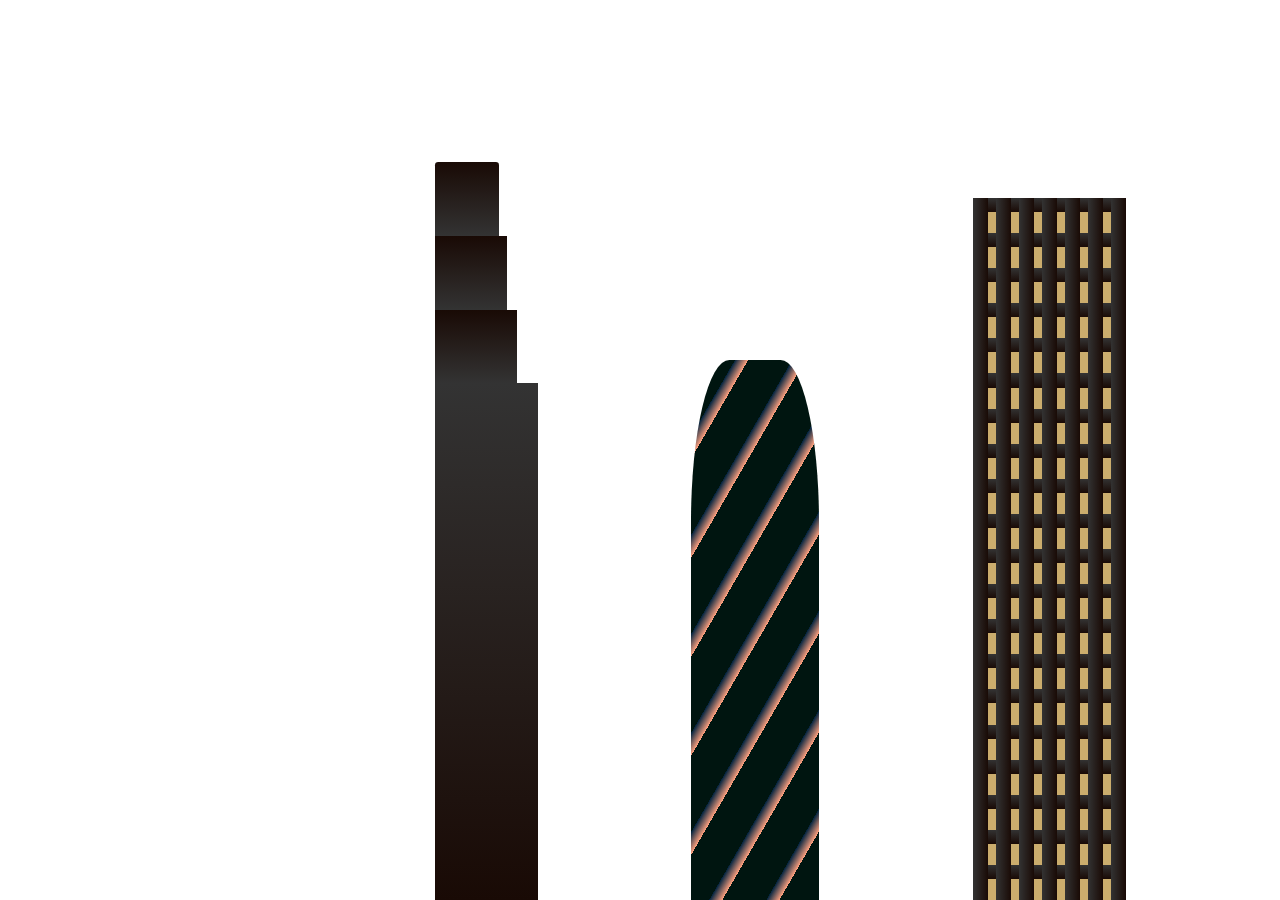
<file: city-skyline/index.html>
<!DOCTYPE html>
<html lang="en">
  <head>
    <meta charset="UTF-8" />
    <meta name="viewport" content="width=device-width, initial-scale=1.0" />
    <title>City skyline</title>
    <link rel="stylesheet" href="style.css" />
  </head>
  <body>
    <!-- back buildings view -->
    <div class="back-buildings">
      <!-- individual buildings -->
      <div class="back-one"></div>
      <div class="back-two">
        <!-- building design layers -->
        <div class="back-two-top"></div>
        <div class="back-two-middle"></div>
        <div class="back-two-second-mid"></div>
        <div class="back-two-bottom"></div>
      </div>
      <div class="back-three"></div>
      <div class="back-four"></div>
    </div>

    <!-- front buildings view -->
    <!-- <div class="front-buildings"></div> -->
  </body>
</html>
</file>
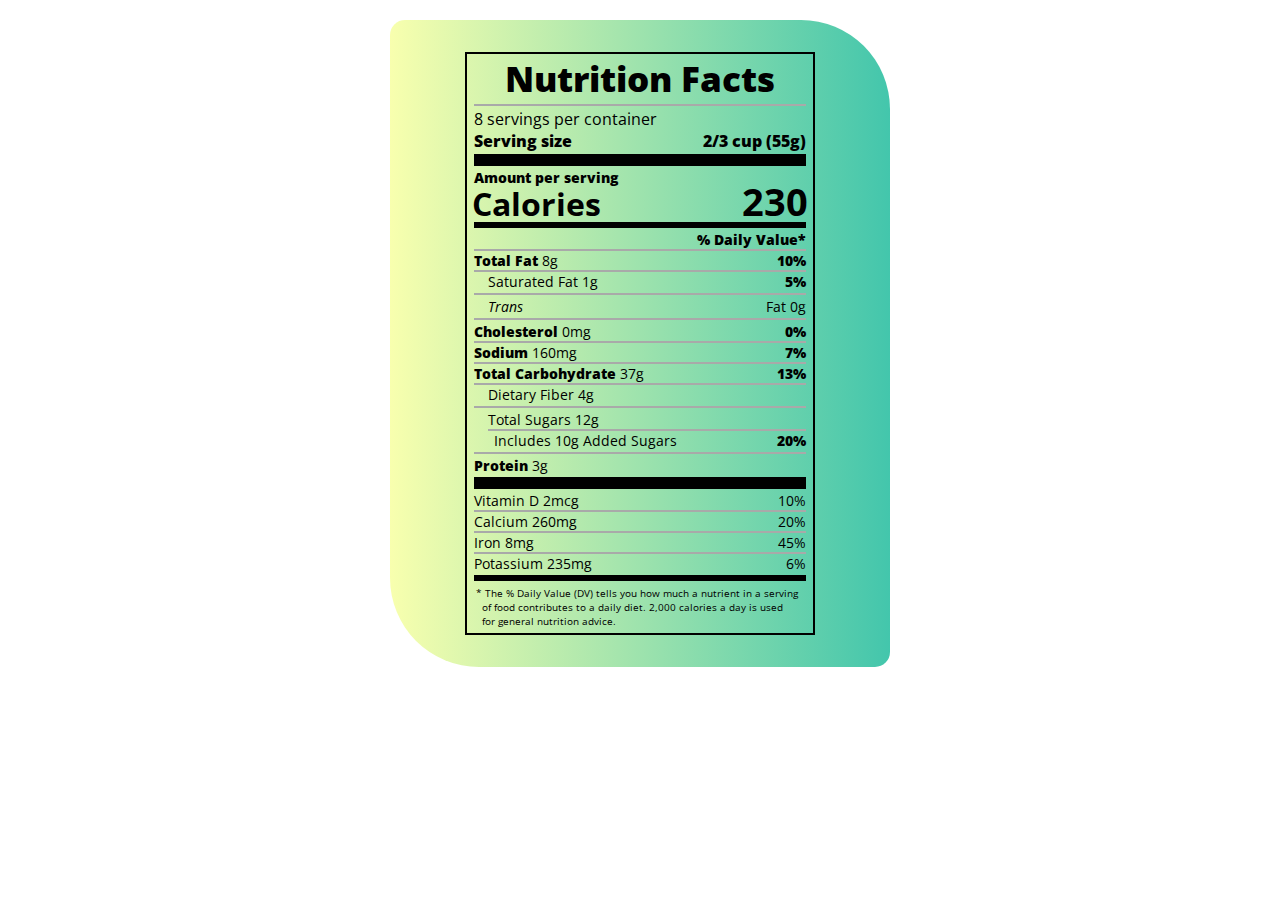
<file: nutrition-label/index.html>
<!DOCTYPE html>
<html lang="en">
  <head>
    <meta charset="UTF-8" />
    <meta name="viewport" content="width=device-width, initial-scale=1.0" />
    <title>Nutrition Label Design</title>
    <link rel="stylesheet" href="style.css" />
    <link
      href="https://fonts.googleapis.com/css?family=Open+Sans:400,700,800"
      rel="stylesheet"
    />
  </head>
  <body>
    <div class="main-container">
      <div class="container">
        <!-- Header section -->
        <header>
          <h1>Nutrition Facts</h1>
          <div class="divider"></div>
          <p>8 servings per container</p>
          <p class="bold">Serving size <span>2/3 cup (55g)</span></p>
        </header>
        <div class="divider large"></div>
        <!-- Amount per serving section -->
        <div class="calories">
          <div class="left-side">
            <h2 class="bold small-text">Amount per serving</h2>
            <p>Calories</p>
          </div>
          <span>230</span>
        </div>
        <div class="divider medium"></div>
        <!-- Daily values section -->
        <div class="daily-value small-text">
          <p class="right bold">% Daily Value*</p>
          <p>
            <span><span class="bold">Total Fat</span> 8g</span>
            <span class="bold">10%</span>
          </p>
          <p class="indent no-divider">
            Saturated Fat 1g <span class="bold">5%</span>
          </p>
          <div class="divider"></div>
          <p class="indent no-divider"><i>Trans</i>Fat 0g</p>
          <div class="divider"></div>
          <p>
            <span><span class="bold">Cholesterol</span> 0mg</span
            ><span class="bold">0%</span>
          </p>
          <p>
            <span><span class="bold">Sodium</span> 160mg</span
            ><span class="bold">7%</span>
          </p>
          <p>
            <span><span class="bold">Total Carbohydrate</span> 37g</span
            ><span class="bold">13%</span>
          </p>
          <p class="indent no-divider">Dietary Fiber 4g</p>
          <div class="divider"></div>
          <p class="indent">Total Sugars 12g</p>
          <p class="double-indent no-divider">
            Includes 10g Added Sugars <span class="bold">20%</span>
          </p>
          <div class="divider"></div>
          <span><span class="bold">Protein</span> 3g</span>
          <div class="divider large"></div>

          <p>Vitamin D 2mcg <span>10%</span></p>
          <p>Calcium 260mg <span>20%</span></p>
          <p>Iron 8mg <span>45%</span></p>
          <p class="no-divider">Potassium 235mg <span>6%</span></p>
          <div class="divider medium"></div>
        </div>
        <!-- Bottom text -->
        <p class="small">
          * The % Daily Value (DV) tells you how much a nutrient in a serving of
          food contributes to a daily diet. 2,000 calories a day is used for
          general nutrition advice.
        </p>
      </div>
    </div>
  </body>
</html>
</file>
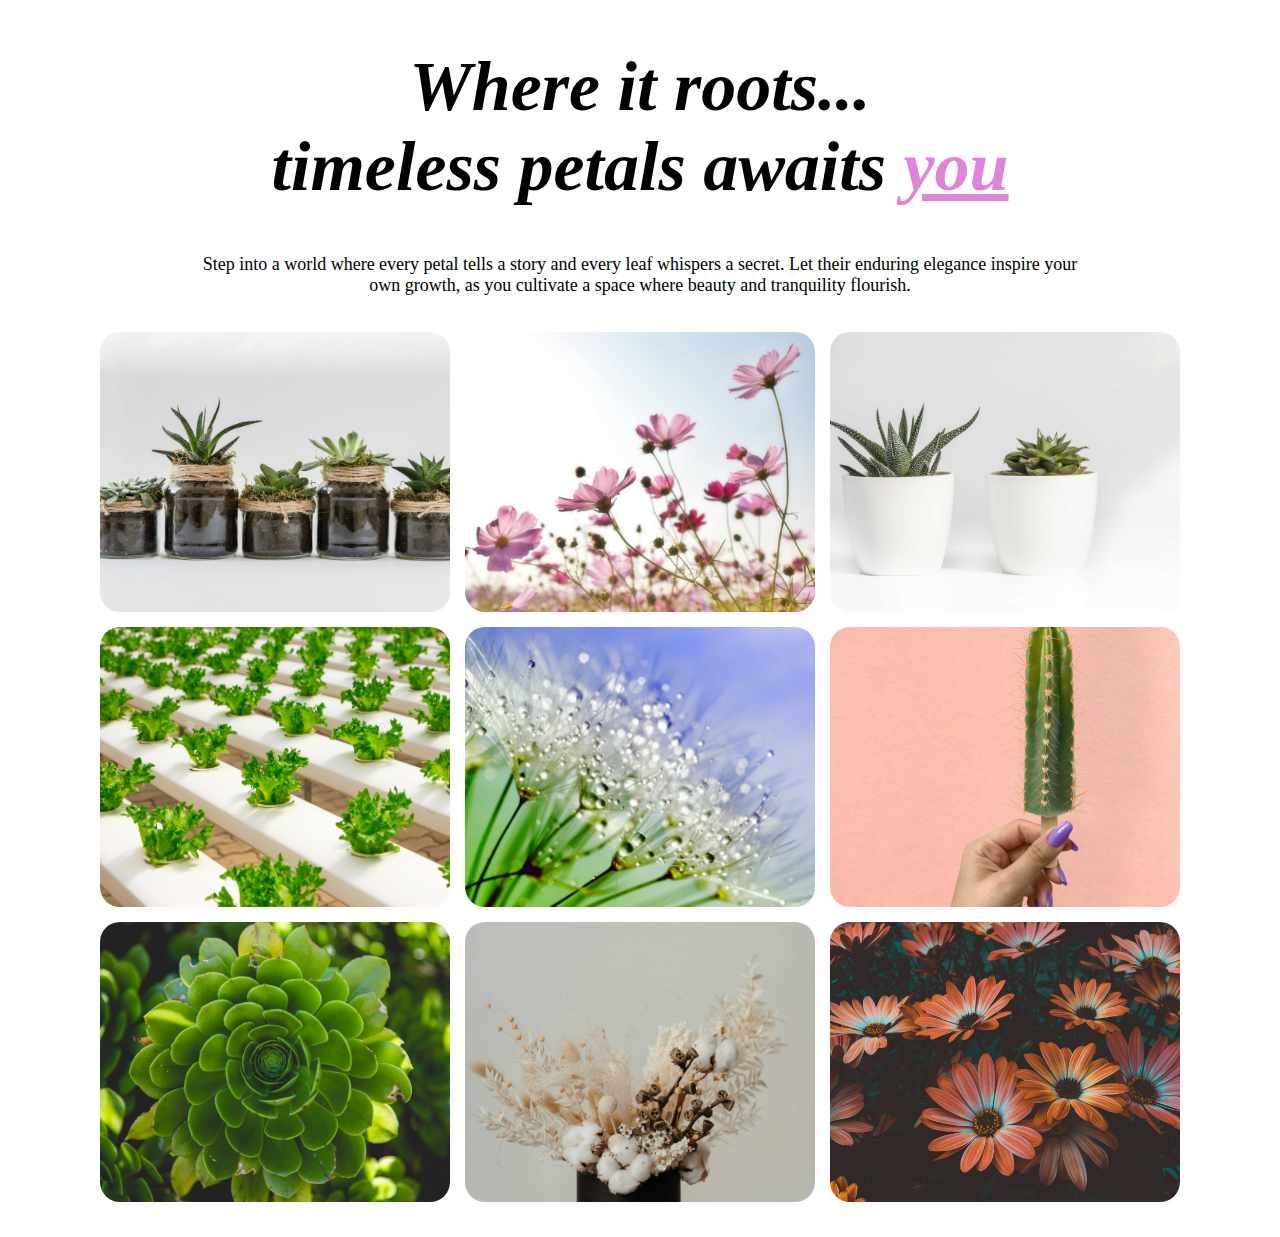
<file: photo-gallery-app/index.html>
<!DOCTYPE html>
<html lang="en">
  <head>
    <meta charset="UTF-8" />
    <meta name="viewport" content="width=device-width, initial-scale=1.0" />
    <title>Petal & Vine</title>
    <link rel="stylesheet" href="style.css" />
  </head>
  <body>
    <!-- Defines introductory content for a webpage -->
    <!-- Often includes a logo, navigation links, site title, other intorductory elemenents -->
    <header>
      <h1>
        Where it roots... <br />
        timeless petals awaits <span>you</span>
      </h1>
      <p>
        Step into a world where every petal tells a story and every leaf
        whispers a secret. Let their enduring elegance inspire your own growth,
        as you cultivate a space where beauty and tranquility flourish.
      </p>
    </header>

    <div class="container">
      <img src="assets/images/img1.jpeg" alt="flower" /><img
        src="assets/images/img2.jpeg"
        alt="flower"
      /><img src="assets/images/img3.jpeg" alt="flower" /><img
        src="assets/images/img4.jpeg"
        alt="flower"
      /><img src="assets/images/img5.jpeg" alt="flower" /><img
        src="assets/images/img6.jpeg"
        alt="flower"
      /><img src="assets/images/img7.jpeg" alt="flower" /><img
        src="assets/images/img8.jpeg"
        alt="flower"
      />
      <img src="assets/images/img9.jpeg" alt="flower" />
    </div>
  </body>
</html>
</file>
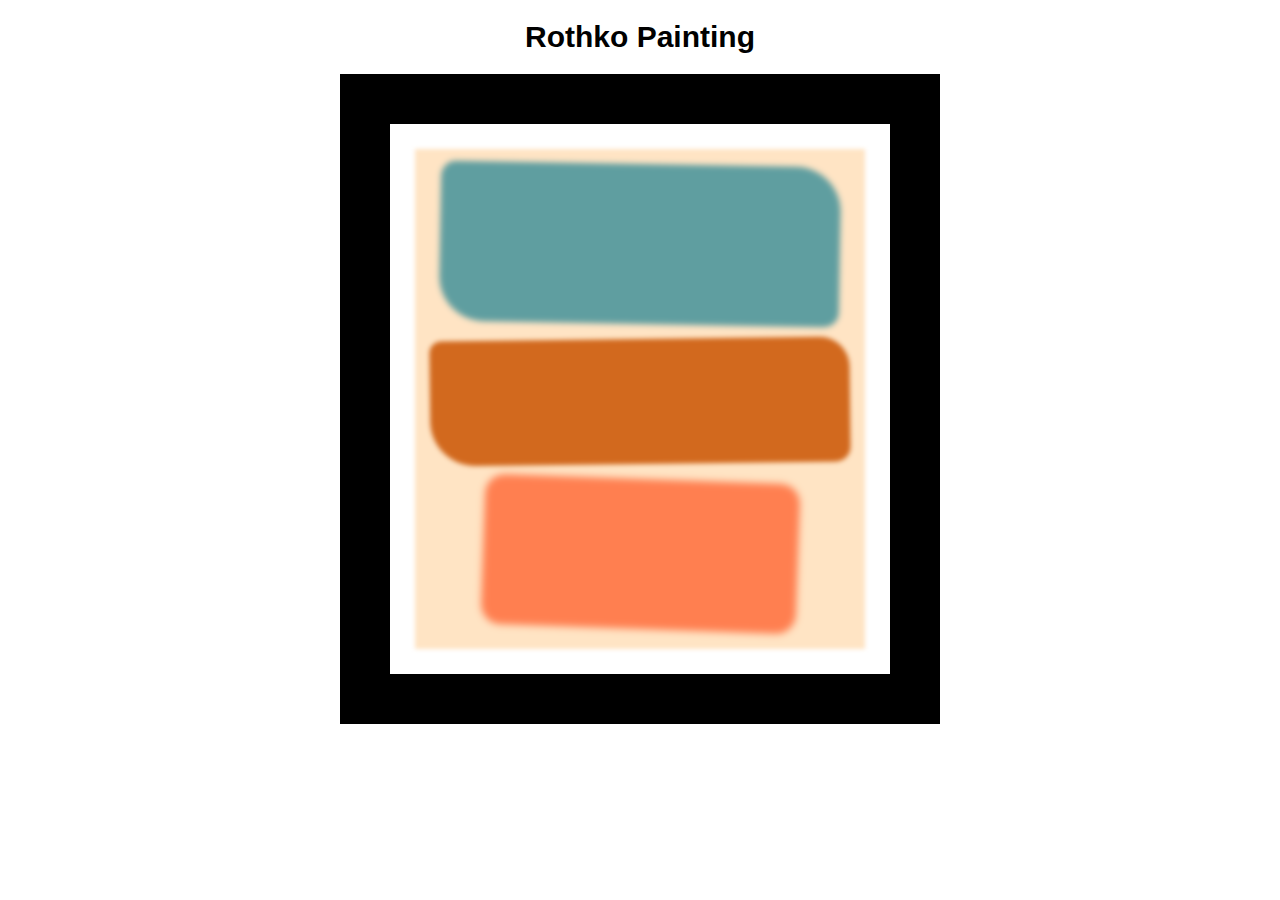
<file: rothko-painting/index.html>
<!DOCTYPE html>
<html lang="en">
  <head>
    <meta charset="UTF-8" />
    <meta name="viewport" content="width=device-width, initial-scale=1.0" />
    <title>Rothko painting</title>
    <link rel="stylesheet" href="style.css" />
  </head>
  <body>
    <h1>Rothko Painting</h1>

    <div class="frame">
      <div class="canvas">
        <div class="one"></div>
        <div class="two"></div>
        <div class="three"></div>
      </div>
    </div>
  </body>
</html>
</file>
<file: city-skyline/style.css>
/* CSS custom variables */
:root {
  --building-one: #333333;
  --building-two: #190a05;
  --building-three: #001510;
  --building-three-highlight: #00223e;
  --building-four: #5d4157;
  --window-one: #fdb99b;
  --window-two: #ffa17f;
  --window-three: #cbad6d;
}

*,
*::before,
*::after {
  /* border: 1px solid black; */
  box-sizing: border-box;
}

body {
  height: 100vh;
  width: 100%;
  margin: 0;
  overflow: hidden;
}

/* styling container holding all back buildings */

.back-buildings {
  display: flex;
  align-items: flex-end;
  justify-content: space-evenly;
  height: 100%;
  width: 100%;
}

/* applying shadow effect to give sunshine illusion */

.shadow {
  box-shadow: -10px -10px 12px -5px #ff9472;
}

.shadow-left {
  box-shadow: -10px 0 12px -5px #ff9472;
}

/* styling the first building */

/* centering building parts with flexbox */

.center {
  display: flex;
  flex-direction: column;
  align-items: center;
}

.back-one {
  width: 10%;
  height: 75%;
}
.back-one-top {
  border-bottom: 7vw solid var(--building-one);
  border-left: 4vw solid transparent;
  border-right: 4vw solid transparent;
  border-bottom-left-radius: 35%;
  border-bottom-right-radius: 35%;
}

.back-one-mid {
  width: 70%;
  height: 10%;
  background: linear-gradient(var(--building-one), var(--building-four));
}
.back-one-second-mid {
  width: 85%;
  height: 10%;
  background: repeating-linear-gradient(
      var(--building-one),
      var(--building-one) 20%,
      transparent 20%,
      transparent 25%
    ),
    repeating-linear-gradient(
      90deg,
      var(--building-one),
      var(--building-one) 10%,
      var(--window-one) 10%,
      var(--window-three) 15%
    );
}

.back-one-bottom {
  width: 100%;
  height: 90%;
  background: repeating-linear-gradient(
      var(--building-one),
      var(--building-one) 10%,
      transparent 10%,
      transparent 15%
    ),
    repeating-linear-gradient(
      90deg,
      var(--building-one),
      var(--building-one) 10%,
      var(--window-one) 10%,
      var(--window-three) 15%
    );
}

/* styling the second building */
.back-two {
  width: 8%;
  height: 82%;
}

/* styling the layers of building two */

.back-two-lighting {
  width: 6%;
  height: 10%;
  background-color: var(--building-two);
}

.back-two-top {
  width: 62%;
  height: 10%;
  border-radius: 0.2rem 0.2rem 0 0;
  background: linear-gradient(var(--building-two), var(--building-one));
}

.back-two-middle {
  width: 70%;
  height: 10%;
  background: linear-gradient(var(--building-two), var(--building-one));
}

.back-two-second-mid {
  width: 80%;
  height: 10%;
  background: linear-gradient(var(--building-two), var(--building-one));
}

.back-two-bottom {
  width: 100%;
  height: 70%;
  background: linear-gradient(var(--building-one), var(--building-two));
}

/* styling the third building */

.back-three {
  width: 10%;
  height: 60%;
  border-top-left-radius: 30%;
  border-top-right-radius: 30%;
  background: repeating-linear-gradient(
    120deg,
    var(--building-three),
    var(--building-three) 10%,
    var(--building-three-highlight) 10%,
    var(--window-two) 13%
  );
}

/* styling the fourth building */

.back-four {
  width: 12%;
  height: 78%;
  background: repeating-linear-gradient(
      90deg,
      var(--building-one),
      var(--building-two) 10%,
      transparent 10%,
      transparent 15%
    ),
    repeating-linear-gradient(
      var(--building-one),
      var(--building-two) 2%,
      var(--window-three) 2%,
      var(--window-three) 5%
    );
}

/* styling the front buildings */

.front-buildings {
  position: absolute;
  top: 0;
  width: 100%;
  height: 100%;
  display: flex;
  align-items: flex-end;
  justify-content: space-evenly;
  overflow: hidden;
}

.front-one {
  width: 10%;
  height: 55%;
}

.front-one-top {
  border-top: 7vw solid transparent;
  border-left: 10vw solid var(--building-three);
  border-top-left-radius: 10%;
}

.front-one-bottom {
  width: 100%;
  height: 100%;
  background: repeating-linear-gradient(
      var(--building-three),
      var(--building-three) 10%,
      transparent 10%,
      transparent 85%
    ),
    repeating-linear-gradient(
      90deg,
      var(--building-three),
      var(--building-three) 10%,
      var(--window-two) 10%,
      var(--window-three) 15.5%
    );
}

.front-two {
  width: 7%;
  height: 42%;
  background: repeating-linear-gradient(
      90deg,
      var(--building-four),
      var(--building-four) 10%,
      transparent 10%,
      transparent 15%
    ),
    repeating-linear-gradient(
      var(--building-four),
      var(--building-four) 2%,
      var(--window-three) 2%,
      var(--window-three) 5%
    );
}

.front-three {
  width: 8%;
  height: 39%;
}

.front-three-top {
  border-bottom: 8vh solid var(--building-one);
  border-left: 2vw solid transparent;
  border-right: 2vw solid transparent;
}

.front-three-mid {
  width: 80%;
  height: 25%;
  background: repeating-linear-gradient(
      var(--building-one),
      var(--building-one) 10%,
      transparent 10%,
      transparent 15%
    ),
    repeating-linear-gradient(
      90deg,
      var(--building-one),
      var(--building-one) 10%,
      var(--window-three) 10%,
      var(--window-three) 18%
    );
}

.front-three-bottom {
  width: 100%;
  height: 90%;
  background: repeating-linear-gradient(
      var(--building-one),
      var(--building-one) 10%,
      transparent 10%,
      transparent 95%
    ),
    repeating-linear-gradient(
      90deg,
      var(--building-one),
      var(--building-one) 10%,
      var(--window-three) 10%,
      var(--window-three) 15%
    );
}

.front-four {
  width: 10%;
  height: 50%;
}

.front-four-lightning {
  width: 5%;
  height: 10%;
  background-color: var(--building-four);
}

.front-four-top {
  width: 70%;
  height: 10%;
  background: linear-gradient(var(--building-four), var(--building-one));
}

.front-four-mid {
  width: 80%;
  height: 10%;
  background: linear-gradient(var(--building-four), var(--building-one));
}

.front-four-bottom {
  width: 100%;
  height: 100%;
  background: repeating-linear-gradient(
      var(--building-four),
      var(--building-four) 10%,
      transparent 10%,
      transparent 95%
    ),
    repeating-linear-gradient(
      90deg,
      var(--building-four),
      var(--building-four) 10%,
      var(--window-three) 10%,
      var(--window-three) 15%
    );
}

.front-five {
  width: 10%;
  height: 48%;
  background: repeating-linear-gradient(
      var(--building-one),
      var(--building-one) 5%,
      transparent 5%,
      transparent 10%
    ),
    repeating-linear-gradient(
      90deg,
      var(--building-one),
      var(--building-one) 10%,
      var(--window-three) 10%,
      var(--window-three) 46%
    );
}

/* designing the sky view using radial gradient */
.sky-view {
  background-image: radial-gradient(
    at top left,
    #f9d423,
    #ff4e50,
    #1f1c18 80%,
    #000 100%
  );
}
</file>
<file: nutrition-label/style.css>
* {
  box-sizing: border-box;
}

body {
  font-family: "Open sans", sans-serif;
}

.main-container {
  width: 500px;
  background-color: bisque;
  padding: 12px;
  margin: 20px auto;
  border-radius: 15px 89px 15px;
  background: #43c6ac; /* fallback for old browsers */
  background: -webkit-linear-gradient(
    to right,
    #f8ffae,
    #43c6ac
  ); /* Chrome 10-25, Safari 5.1-6 */
  background: linear-gradient(
    to right,
    #f8ffae,
    #43c6ac
  ); /* W3C, IE 10+/ Edge, Firefox 16+, Chrome 26+, Opera 12+, Safari 7+ */
}

.container {
  width: 350px;
  margin: 20px auto;
  border: 2px solid black;
  padding: 0 7px;
}

.divider {
  border-bottom: 2px solid darkgray;
  margin: 2px 0;
}

header h1 {
  font-weight: 900;
  margin: 0;
  font-size: 2.2rem;
  text-align: center;
}

.large {
  height: 12px;
}

.medium {
  height: 6px;
}

.large,
.medium {
  background-color: black;
  border: none;
}

.bold {
  font-weight: 800;
}

p {
  margin: 0;
  display: flex;
  justify-content: space-between;
}

.left-side h2 {
  margin: 0;
}

.calories {
  display: flex;
  justify-content: space-between;
  align-items: flex-end;
}

.small-text {
  font-size: 0.85rem;
}

.left-side p {
  font-size: 2em;
  font-weight: 700;
  margin: -5px -2px;
}

.calories span {
  font-weight: 700;
  font-size: 2.4em;
  margin: -7px -2px;
}

.daily-value p:not(.no-divider) {
  border-bottom: 2px solid darkgray;
}

.right {
  justify-content: flex-end;
}

.indent {
  margin-left: 1em;
}

.double-indent {
  margin-left: 1.5em;
}

.small {
  font-size: 0.65em;
  margin: 5px 0;
  padding: 0 8px;
  text-indent: -6px;
}
</file>
<file: photo-gallery-app/style.css>
* {
  box-sizing: border-box;
}

body {
  margin: 0;
  padding: 0;
}

header {
  text-align: center;
  margin: 0.5em auto;
  text-wrap: wrap;
  width: 70%;
}

header h1 {
  font-size: 70px;
  font-style: oblique;
  font-weight: 900;
}

header h1 span {
  color: #dd85d8;
  text-decoration: underline;
}

header p {
  font-size: 18px;
  margin-bottom: 2em;
}

.container {
  display: flex;
  flex-direction: row;
  flex-wrap: wrap;
  align-items: center;
  justify-content: center;
  max-width: 90%;
  margin: 10px auto 20px;
  gap: 15px;
}

.container img {
  width: 350px;
  height: 280px;
  border-radius: 20px;
  border: none;
  object-fit: cover;
  box-shadow: 3px 3px rgba(210, 9, 220, 0.01);
}

.container::after {
  content: "";
  width: 350px;
}
</file>
<file: rothko-painting/style.css>
h1 {
  text-align: center;
  font-size: 30px;
  font-family: Impact, Haettenschweiler, "Arial Narrow Bold", sans-serif;
}

.frame {
  width: 450px;
  border: 50px solid black;
  margin: 15px auto;
  padding: 25px;
}

.canvas {
  width: 450px;
  height: 500px;
  background-color: bisque;
  margin: 0 auto;
  overflow: hidden;
  filter: blur(2px);
}

.one {
  width: 400px;
  height: 160px;
  background-color: cadetblue;
  border-radius: 15px 45px;
  margin: 15px auto;
  transform: rotate(1deg);
  filter: blur(2px);
}

.two {
  width: 420px;
  height: 125px;
  background-color: chocolate;
  margin: auto;
  border-radius: 12px 30px 15px 45px;
  transform: rotate(-0.7deg);
  filter: blur(1px);
}

.three {
  width: 70%;
  height: 30%;
  background-color: coral;
  margin: 15px auto;
  filter: blur(3px);
  border-radius: 20px;
  transform: rotate(2deg);
}
</file>
